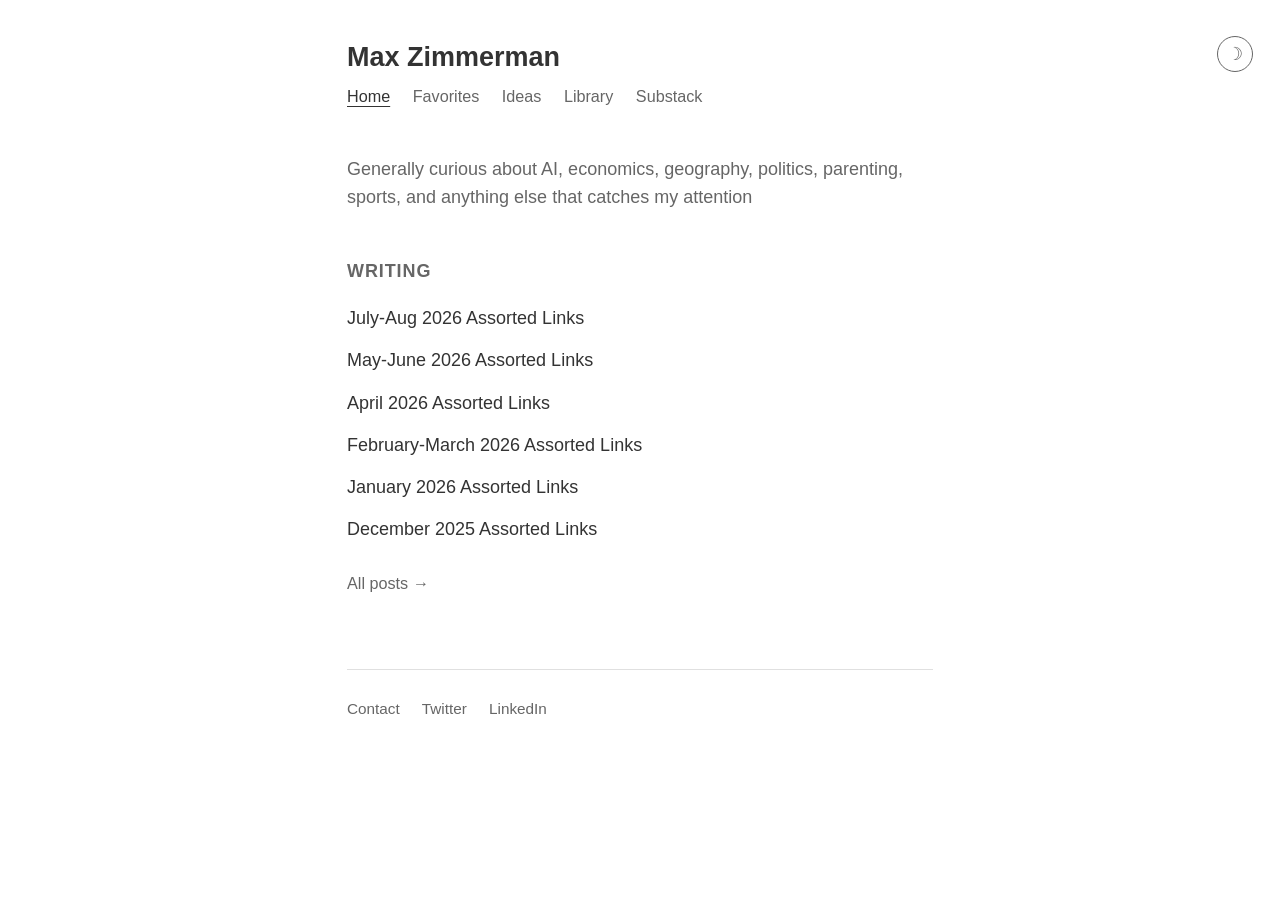
<file: index.html>
<!DOCTYPE html>
<html lang="en">
<head>
  <meta charset="UTF-8">
  <meta name="viewport" content="width=device-width, initial-scale=1.0">
  <title>Max Zimmerman</title>
  <link rel="stylesheet" href="style.css?v=20260915">
</head>
<body>
  <button class="theme-toggle" onclick="toggleTheme()" aria-label="Toggle theme">☀</button>
  <header>
    <h1>Max Zimmerman</h1>
    <nav class="site-nav" aria-label="Main navigation">
      <a href="/" aria-current="page">Home</a>
      <a href="/favorites.html">Favorites</a>
      <a href="/ideas.html">Ideas</a>
      <a href="/library/">Library</a>
      <a href="https://incognitamaxima.substack.com/">Substack</a>
    </nav>
  </header>

  <main>
    <p class="intro">
      Generally curious about AI, economics, geography, politics, parenting, sports, and anything else that catches my attention
    </p>

    <h2>Writing</h2>
    <ul class="writing-list">
      <li>
        <a href="https://incognitamaxima.substack.com/p/july-aug-2026-assorted-links">July-Aug 2026 Assorted Links</a>
      </li>
      <li>
        <a href="https://incognitamaxima.substack.com/p/may-june-2026-assorted-links">May-June 2026 Assorted Links</a>
      </li>
      <li>
        <a href="https://incognitamaxima.substack.com/p/april-2026-assorted-links">April 2026 Assorted Links</a>
      </li>
      <li>
        <a href="https://incognitamaxima.substack.com/p/february-march-2026-assorted-links">February-March 2026 Assorted Links</a>
      </li>
      <li>
        <a href="https://incognitamaxima.substack.com/p/january-2026-assorted-links">January 2026 Assorted Links</a>
      </li>
      <li>
        <a href="https://incognitamaxima.substack.com/p/december-2025-assorted-links">December 2025 Assorted Links</a>
      </li>
    </ul>
    <p class="archive-link">
      <a href="https://incognitamaxima.substack.com/archive">All posts →</a>
    </p>
  </main>

  <footer>
    <a href="mailto:maxfield.l.zimmerman@gmail.com">Contact</a>
    <a href="https://twitter.com/maxzimmermn">Twitter</a>
    <a href="https://www.linkedin.com/in/max-zimmerman-25587a46/">LinkedIn</a>
  </footer>
  <script>
    function toggleTheme() {
      const root = document.documentElement;
      const btn = document.querySelector('.theme-toggle');
      const current = root.getAttribute('data-theme');
      const prefersDark = window.matchMedia('(prefers-color-scheme: dark)').matches;

      if (current === 'dark' || (!current && prefersDark)) {
        root.setAttribute('data-theme', 'light');
        localStorage.setItem('theme', 'light');
        btn.textContent = '☽';
      } else {
        root.setAttribute('data-theme', 'dark');
        localStorage.setItem('theme', 'dark');
        btn.textContent = '☀';
      }
    }

    // Load saved theme and set icon
    const saved = localStorage.getItem('theme');
    const prefersDark = window.matchMedia('(prefers-color-scheme: dark)').matches;
    const btn = document.querySelector('.theme-toggle');
    if (saved) {
      document.documentElement.setAttribute('data-theme', saved);
      btn.textContent = saved === 'dark' ? '☀' : '☽';
    } else {
      btn.textContent = prefersDark ? '☀' : '☽';
    }
  </script>
</body>
</html>
</file>
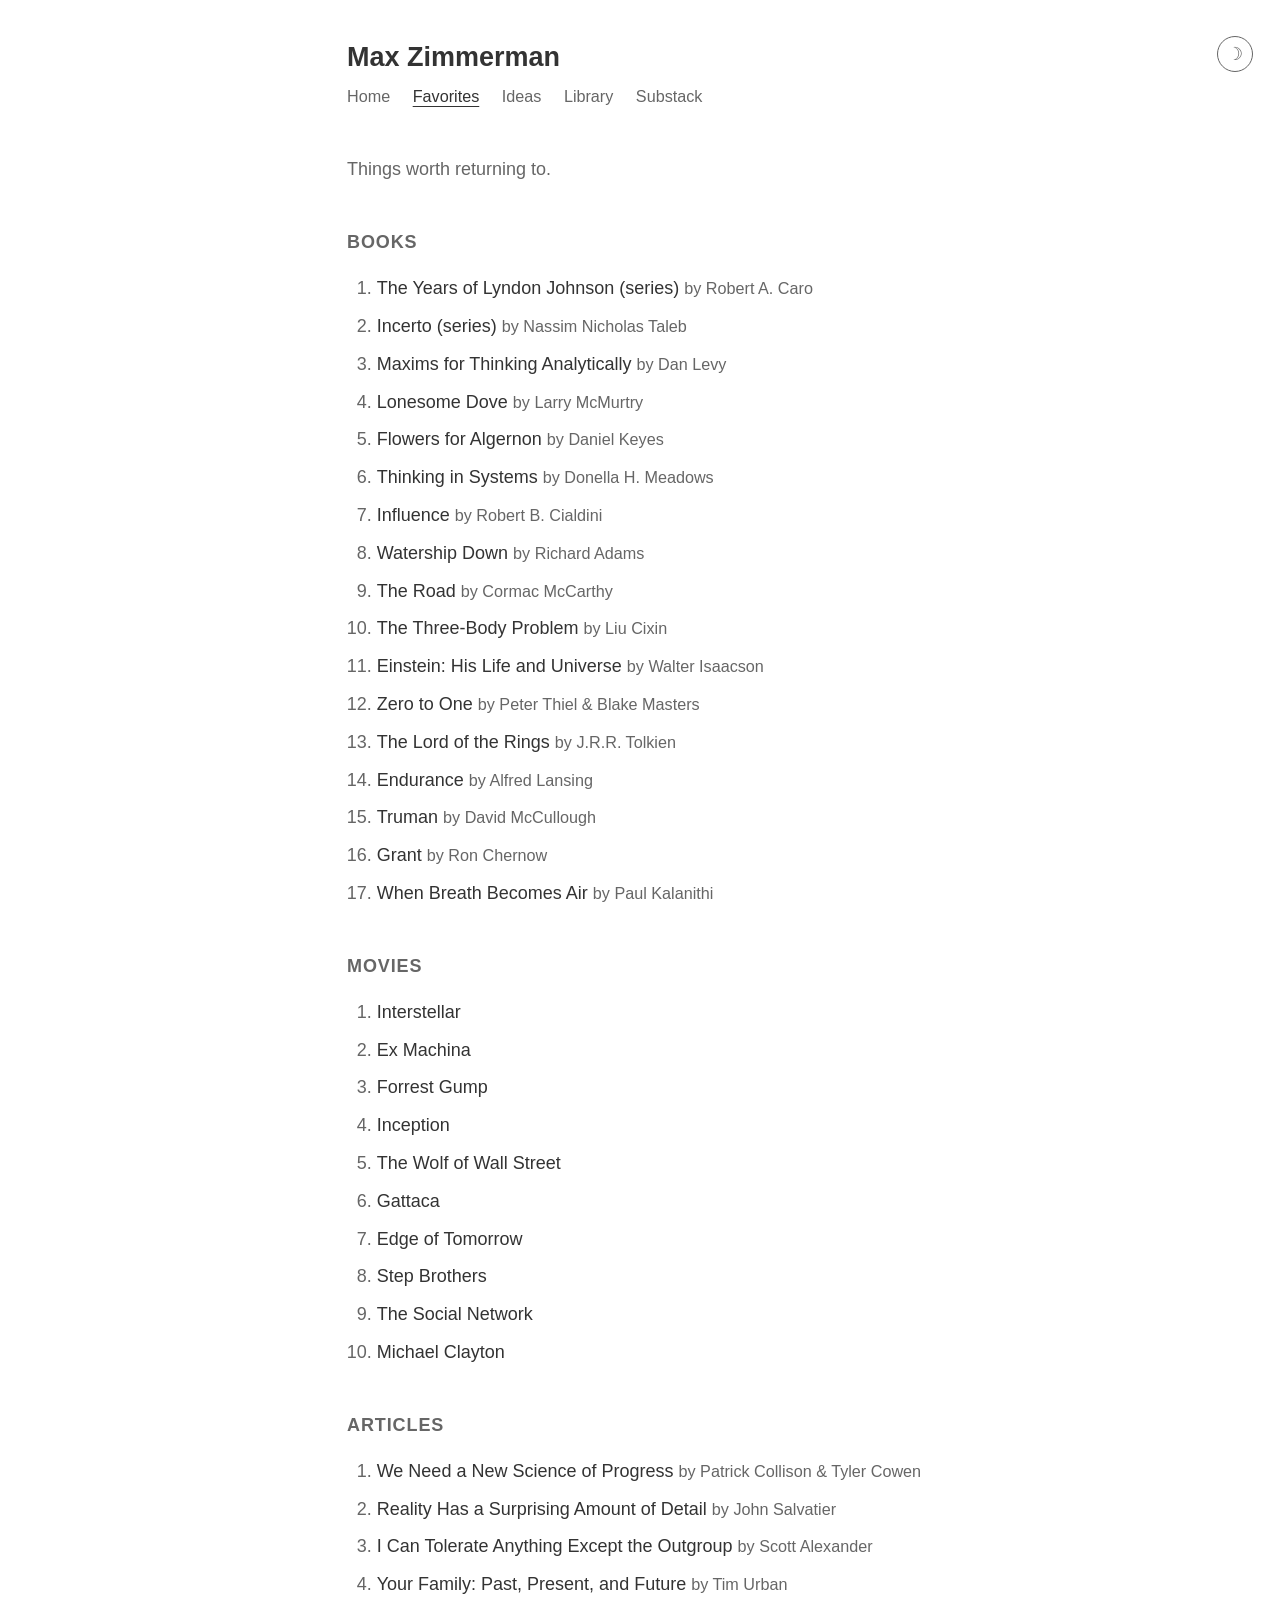
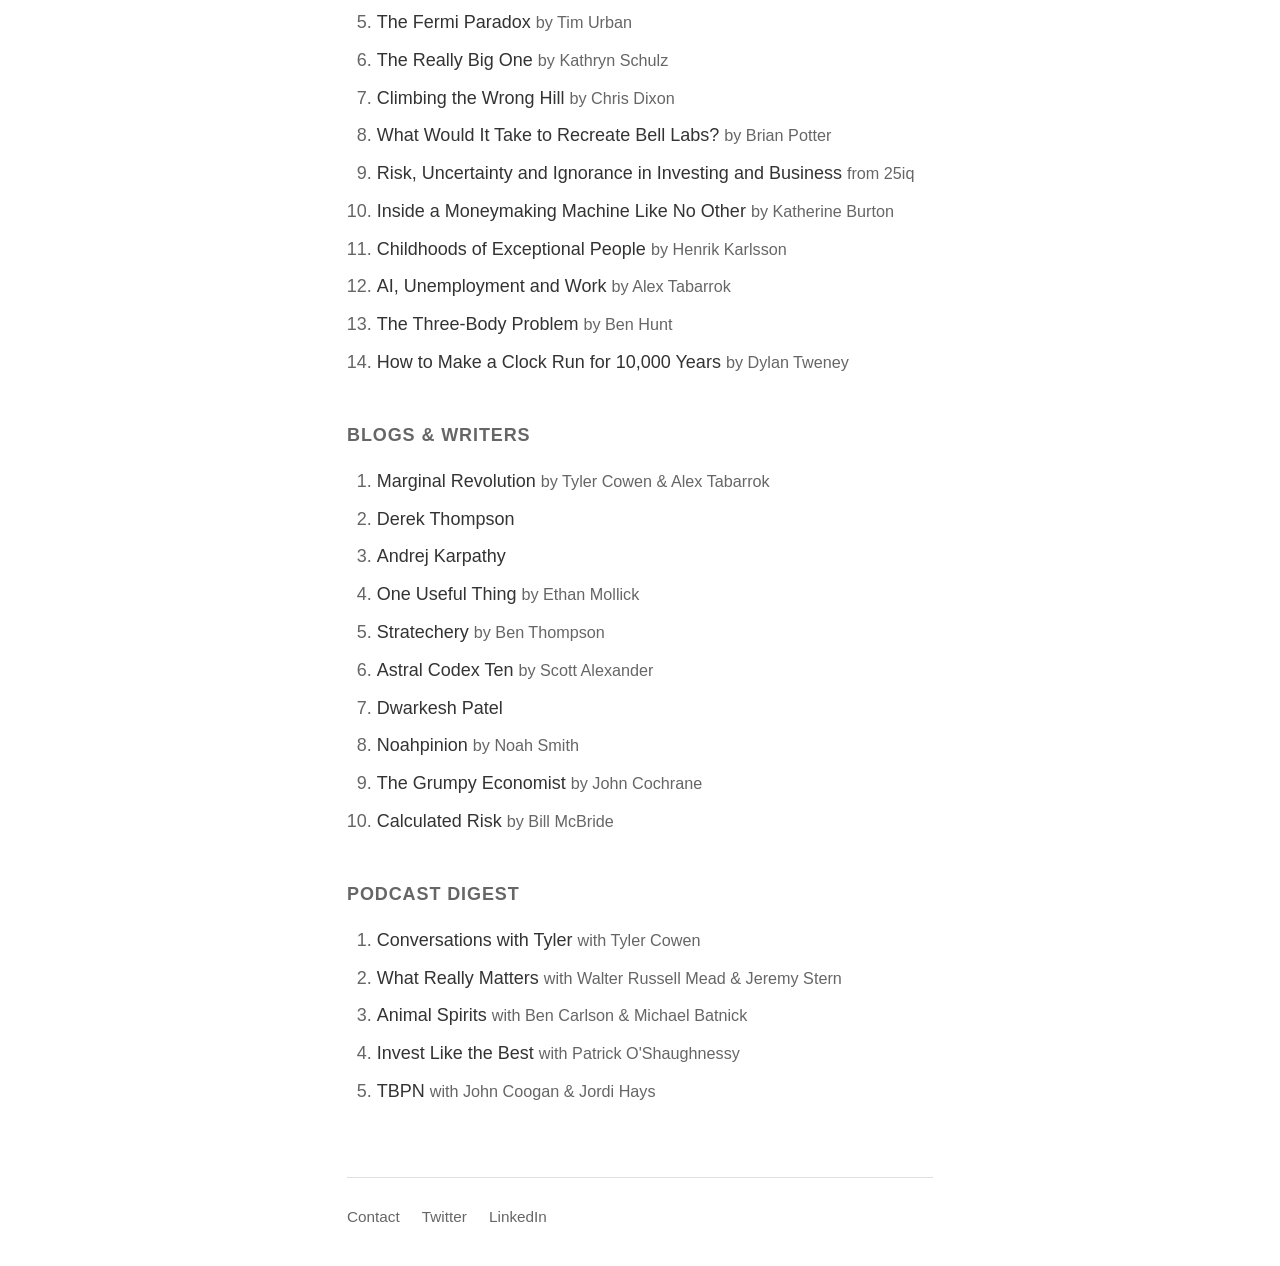
<file: favorites.html>
<!DOCTYPE html>
<html lang="en">
<head>
  <meta charset="UTF-8">
  <meta name="viewport" content="width=device-width, initial-scale=1.0">
  <title>Favorites — Max Zimmerman</title>
  <link rel="stylesheet" href="style.css?v=20260915">
</head>
<body>
  <button class="theme-toggle" onclick="toggleTheme()" aria-label="Toggle theme">☀</button>
  <header>
    <h1>Max Zimmerman</h1>
    <nav class="site-nav" aria-label="Main navigation">
      <a href="/">Home</a>
      <a href="/favorites.html" aria-current="page">Favorites</a>
      <a href="/ideas.html">Ideas</a>
      <a href="/library/">Library</a>
      <a href="https://incognitamaxima.substack.com/">Substack</a>
    </nav>
  </header>

  <main>
    <p class="intro">
      Things worth returning to.
    </p>

    <h2>Books</h2>
    <ol class="favorites-list">
      <li><a href="https://www.goodreads.com/book/show/17675780">The Years of Lyndon Johnson (series)</a> <span class="favorite-credit">by Robert A. Caro</span></li>
      <li><a href="https://www.penguinrandomhouse.com/series/INO/incerto/">Incerto (series)</a> <span class="favorite-credit">by Nassim Nicholas Taleb</span></li>
      <li><a href="https://www.goodreads.com/book/show/58489701">Maxims for Thinking Analytically</a> <span class="favorite-credit">by Dan Levy</span></li>
      <li><a href="https://www.goodreads.com/book/show/20494944">Lonesome Dove</a> <span class="favorite-credit">by Larry McMurtry</span></li>
      <li><a href="https://www.goodreads.com/book/show/36512332">Flowers for Algernon</a> <span class="favorite-credit">by Daniel Keyes</span></li>
      <li><a href="https://www.goodreads.com/book/show/18891716">Thinking in Systems</a> <span class="favorite-credit">by Donella H. Meadows</span></li>
      <li><a href="https://www.goodreads.com/book/show/6571744">Influence</a> <span class="favorite-credit">by Robert B. Cialdini</span></li>
      <li><a href="https://www.goodreads.com/book/show/76620">Watership Down</a> <span class="favorite-credit">by Richard Adams</span></li>
      <li><a href="https://www.goodreads.com/book/show/6288">The Road</a> <span class="favorite-credit">by Cormac McCarthy</span></li>
      <li><a href="https://www.goodreads.com/book/show/20518872">The Three-Body Problem</a> <span class="favorite-credit">by Liu Cixin</span></li>
      <li><a href="https://www.goodreads.com/book/show/10884">Einstein: His Life and Universe</a> <span class="favorite-credit">by Walter Isaacson</span></li>
      <li><a href="https://www.goodreads.com/book/show/22047640">Zero to One</a> <span class="favorite-credit">by Peter Thiel &amp; Blake Masters</span></li>
      <li><a href="https://www.goodreads.com/book/show/59522680">The Lord of the Rings</a> <span class="favorite-credit">by J.R.R. Tolkien</span></li>
      <li><a href="https://www.goodreads.com/book/show/22130605">Endurance</a> <span class="favorite-credit">by Alfred Lansing</span></li>
      <li><a href="https://www.goodreads.com/book/show/5647213">Truman</a> <span class="favorite-credit">by David McCullough</span></li>
      <li><a href="https://www.goodreads.com/book/show/34237826">Grant</a> <span class="favorite-credit">by Ron Chernow</span></li>
      <li><a href="https://www.goodreads.com/book/show/25899336">When Breath Becomes Air</a> <span class="favorite-credit">by Paul Kalanithi</span></li>
    </ol>

    <h2>Movies</h2>
    <ol class="favorites-list">
      <li>Interstellar</li>
      <li>Ex Machina</li>
      <li>Forrest Gump</li>
      <li>Inception</li>
      <li>The Wolf of Wall Street</li>
      <li>Gattaca</li>
      <li>Edge of Tomorrow</li>
      <li>Step Brothers</li>
      <li>The Social Network</li>
      <li>Michael Clayton</li>
    </ol>

    <h2>Articles</h2>
    <ol class="favorites-list">
      <li><a href="https://www.theatlantic.com/science/archive/2019/07/we-need-new-science-progress/594946/">We Need a New Science of Progress</a> <span class="favorite-credit">by Patrick Collison &amp; Tyler Cowen</span></li>
      <li><a href="https://johnsalvatier.org/blog/2017/reality-has-a-surprising-amount-of-detail">Reality Has a Surprising Amount of Detail</a> <span class="favorite-credit">by John Salvatier</span></li>
      <li><a href="https://slatestarcodex.com/2014/09/30/i-can-tolerate-anything-except-the-outgroup/">I Can Tolerate Anything Except the Outgroup</a> <span class="favorite-credit">by Scott Alexander</span></li>
      <li><a href="https://waitbutwhy.com/2014/01/your-family-past-present-and-future.html">Your Family: Past, Present, and Future</a> <span class="favorite-credit">by Tim Urban</span></li>
      <li><a href="https://waitbutwhy.com/2014/05/fermi-paradox.html">The Fermi Paradox</a> <span class="favorite-credit">by Tim Urban</span></li>
      <li><a href="https://www.newyorker.com/magazine/2015/07/20/the-really-big-one">The Really Big One</a> <span class="favorite-credit">by Kathryn Schulz</span></li>
      <li><a href="https://cdixon.org/2009/09/19/climbing-the-wrong-hill/">Climbing the Wrong Hill</a> <span class="favorite-credit">by Chris Dixon</span></li>
      <li><a href="https://www.construction-physics.com/p/what-would-it-take-to-recreate-bell">What Would It Take to Recreate Bell Labs?</a> <span class="favorite-credit">by Brian Potter</span></li>
      <li><a href="https://25iq.com/2018/09/08/risk-uncertainty-and-ignorance-in-investing-and-business-lessons-from-richard-zeckhauser/">Risk, Uncertainty and Ignorance in Investing and Business</a> <span class="favorite-credit">from 25iq</span></li>
      <li><a href="https://www.bloomberg.com/news/articles/2016-11-21/how-renaissance-s-medallion-fund-became-finance-s-blackest-box">Inside a Moneymaking Machine Like No Other</a> <span class="favorite-credit">by Katherine Burton</span></li>
      <li><a href="https://www.henrikkarlsson.xyz/p/childhoods">Childhoods of Exceptional People</a> <span class="favorite-credit">by Henrik Karlsson</span></li>
      <li><a href="https://marginalrevolution.com/marginalrevolution/2026/04/ai-unemployment-and-work.html">AI, Unemployment and Work</a> <span class="favorite-credit">by Alex Tabarrok</span></li>
      <li><a href="https://www.epsilontheory.com/three-body-problem/">The Three-Body Problem</a> <span class="favorite-credit">by Ben Hunt</span></li>
      <li><a href="https://dylan.tweney.com/clock-10000-years/">How to Make a Clock Run for 10,000 Years</a> <span class="favorite-credit">by Dylan Tweney</span></li>
    </ol>

    <h2>Blogs &amp; Writers</h2>
    <ol class="favorites-list">
      <li><a href="https://marginalrevolution.com/">Marginal Revolution</a> <span class="favorite-credit">by Tyler Cowen &amp; Alex Tabarrok</span></li>
      <li><a href="https://www.derekthompson.org/">Derek Thompson</a></li>
      <li><a href="https://karpathy.ai/">Andrej Karpathy</a></li>
      <li><a href="https://www.oneusefulthing.org/">One Useful Thing</a> <span class="favorite-credit">by Ethan Mollick</span></li>
      <li><a href="https://stratechery.com/">Stratechery</a> <span class="favorite-credit">by Ben Thompson</span></li>
      <li><a href="https://www.astralcodexten.com/">Astral Codex Ten</a> <span class="favorite-credit">by Scott Alexander</span></li>
      <li><a href="https://www.dwarkesh.com/">Dwarkesh Patel</a></li>
      <li><a href="https://www.noahpinion.blog/">Noahpinion</a> <span class="favorite-credit">by Noah Smith</span></li>
      <li><a href="https://www.grumpy-economist.com/">The Grumpy Economist</a> <span class="favorite-credit">by John Cochrane</span></li>
      <li><a href="https://www.calculatedriskblog.com/">Calculated Risk</a> <span class="favorite-credit">by Bill McBride</span></li>
    </ol>

    <h2>Podcast Digest</h2>
    <ol class="favorites-list">
      <li><a href="https://conversationswithtyler.com/">Conversations with Tyler</a> <span class="favorite-credit">with Tyler Cowen</span></li>
      <li><a href="https://www.tabletmag.com/podcasts/what-really-matters">What Really Matters</a> <span class="favorite-credit">with Walter Russell Mead &amp; Jeremy Stern</span></li>
      <li><a href="https://podcasts.thecompoundnews.com/show/animalspirits/">Animal Spirits</a> <span class="favorite-credit">with Ben Carlson &amp; Michael Batnick</span></li>
      <li><a href="https://colossus.com/series/invest-like-the-best/">Invest Like the Best</a> <span class="favorite-credit">with Patrick O'Shaughnessy</span></li>
      <li><a href="https://www.tbpn.com/">TBPN</a> <span class="favorite-credit">with John Coogan &amp; Jordi Hays</span></li>
    </ol>

  </main>

  <footer>
    <a href="mailto:maxfield.l.zimmerman@gmail.com">Contact</a>
    <a href="https://twitter.com/maxzimmermn">Twitter</a>
    <a href="https://www.linkedin.com/in/max-zimmerman-25587a46/">LinkedIn</a>
  </footer>
  <script>
    function toggleTheme() {
      const root = document.documentElement;
      const btn = document.querySelector('.theme-toggle');
      const current = root.getAttribute('data-theme');
      const prefersDark = window.matchMedia('(prefers-color-scheme: dark)').matches;

      if (current === 'dark' || (!current && prefersDark)) {
        root.setAttribute('data-theme', 'light');
        localStorage.setItem('theme', 'light');
        btn.textContent = '☽';
      } else {
        root.setAttribute('data-theme', 'dark');
        localStorage.setItem('theme', 'dark');
        btn.textContent = '☀';
      }
    }

    // Load saved theme and set icon
    const saved = localStorage.getItem('theme');
    const prefersDark = window.matchMedia('(prefers-color-scheme: dark)').matches;
    const btn = document.querySelector('.theme-toggle');
    if (saved) {
      document.documentElement.setAttribute('data-theme', saved);
      btn.textContent = saved === 'dark' ? '☀' : '☽';
    } else {
      btn.textContent = prefersDark ? '☀' : '☽';
    }
  </script>
</body>
</html>
</file>
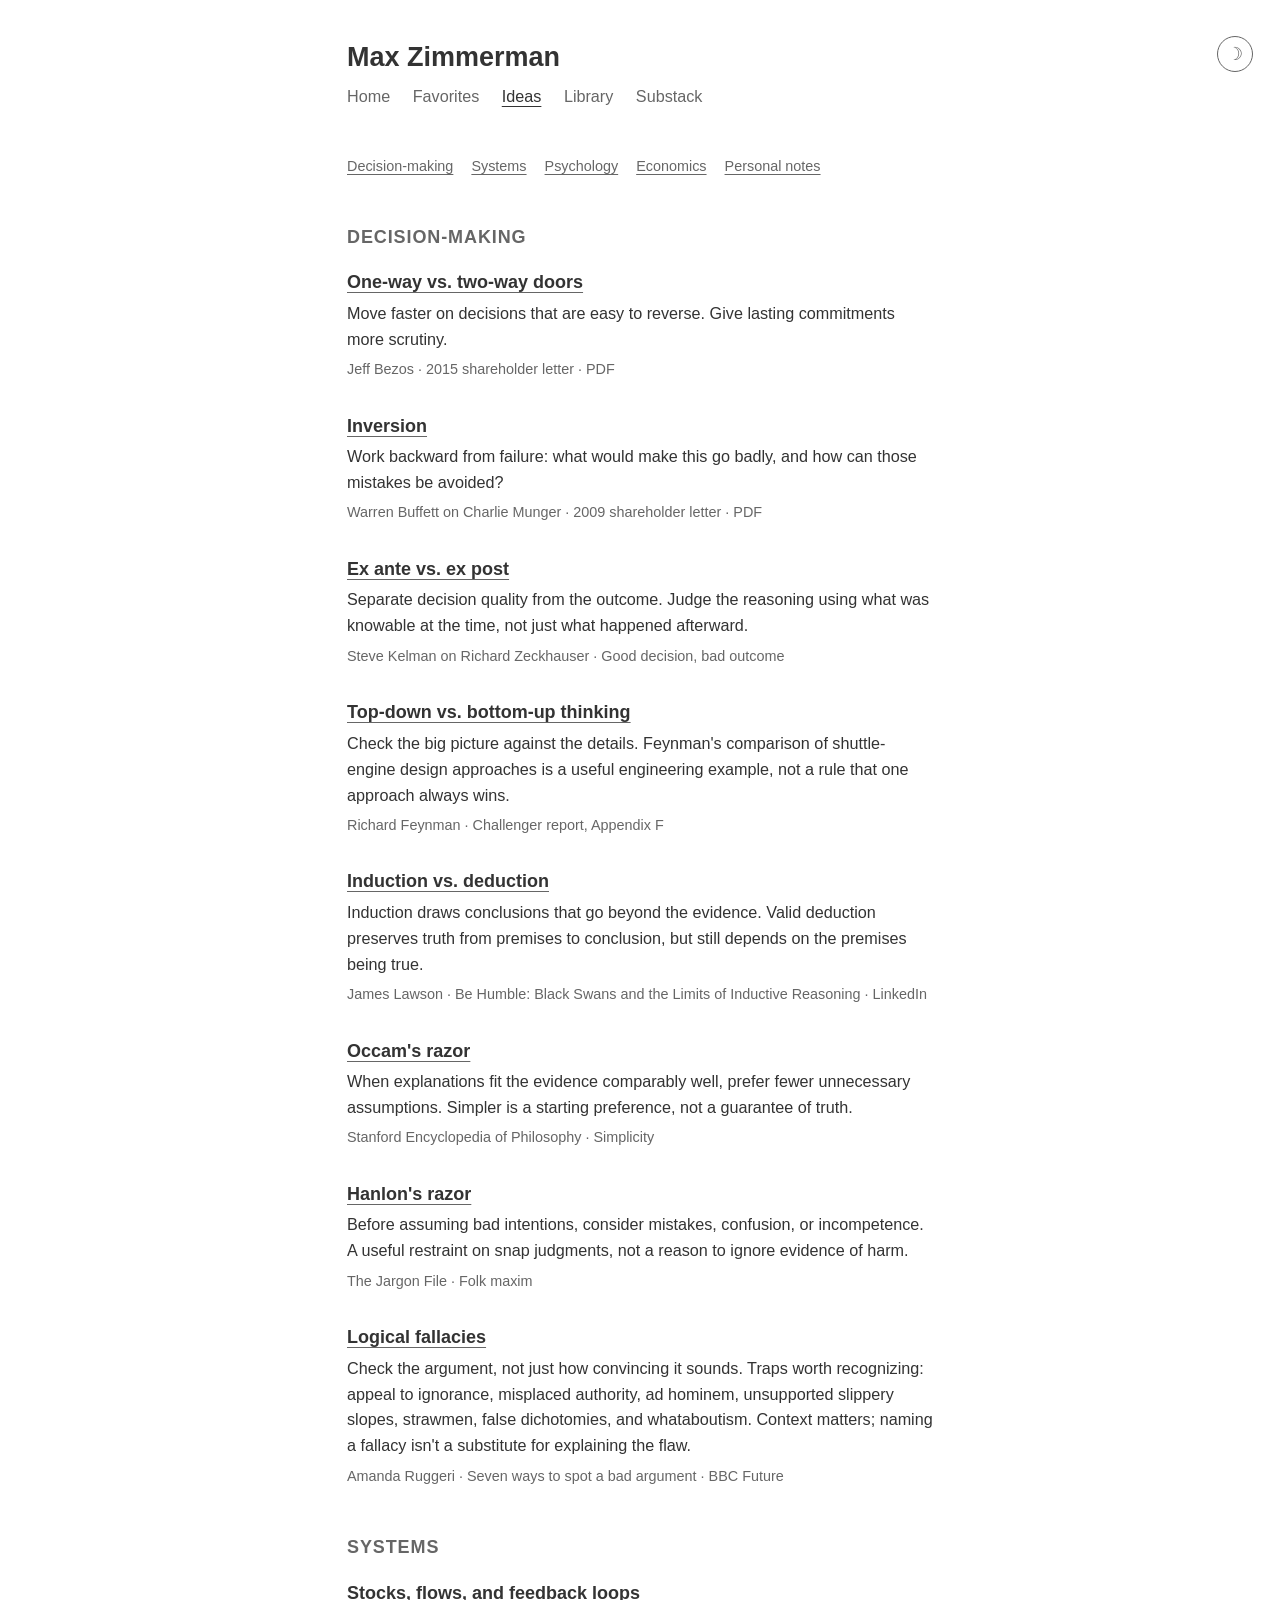
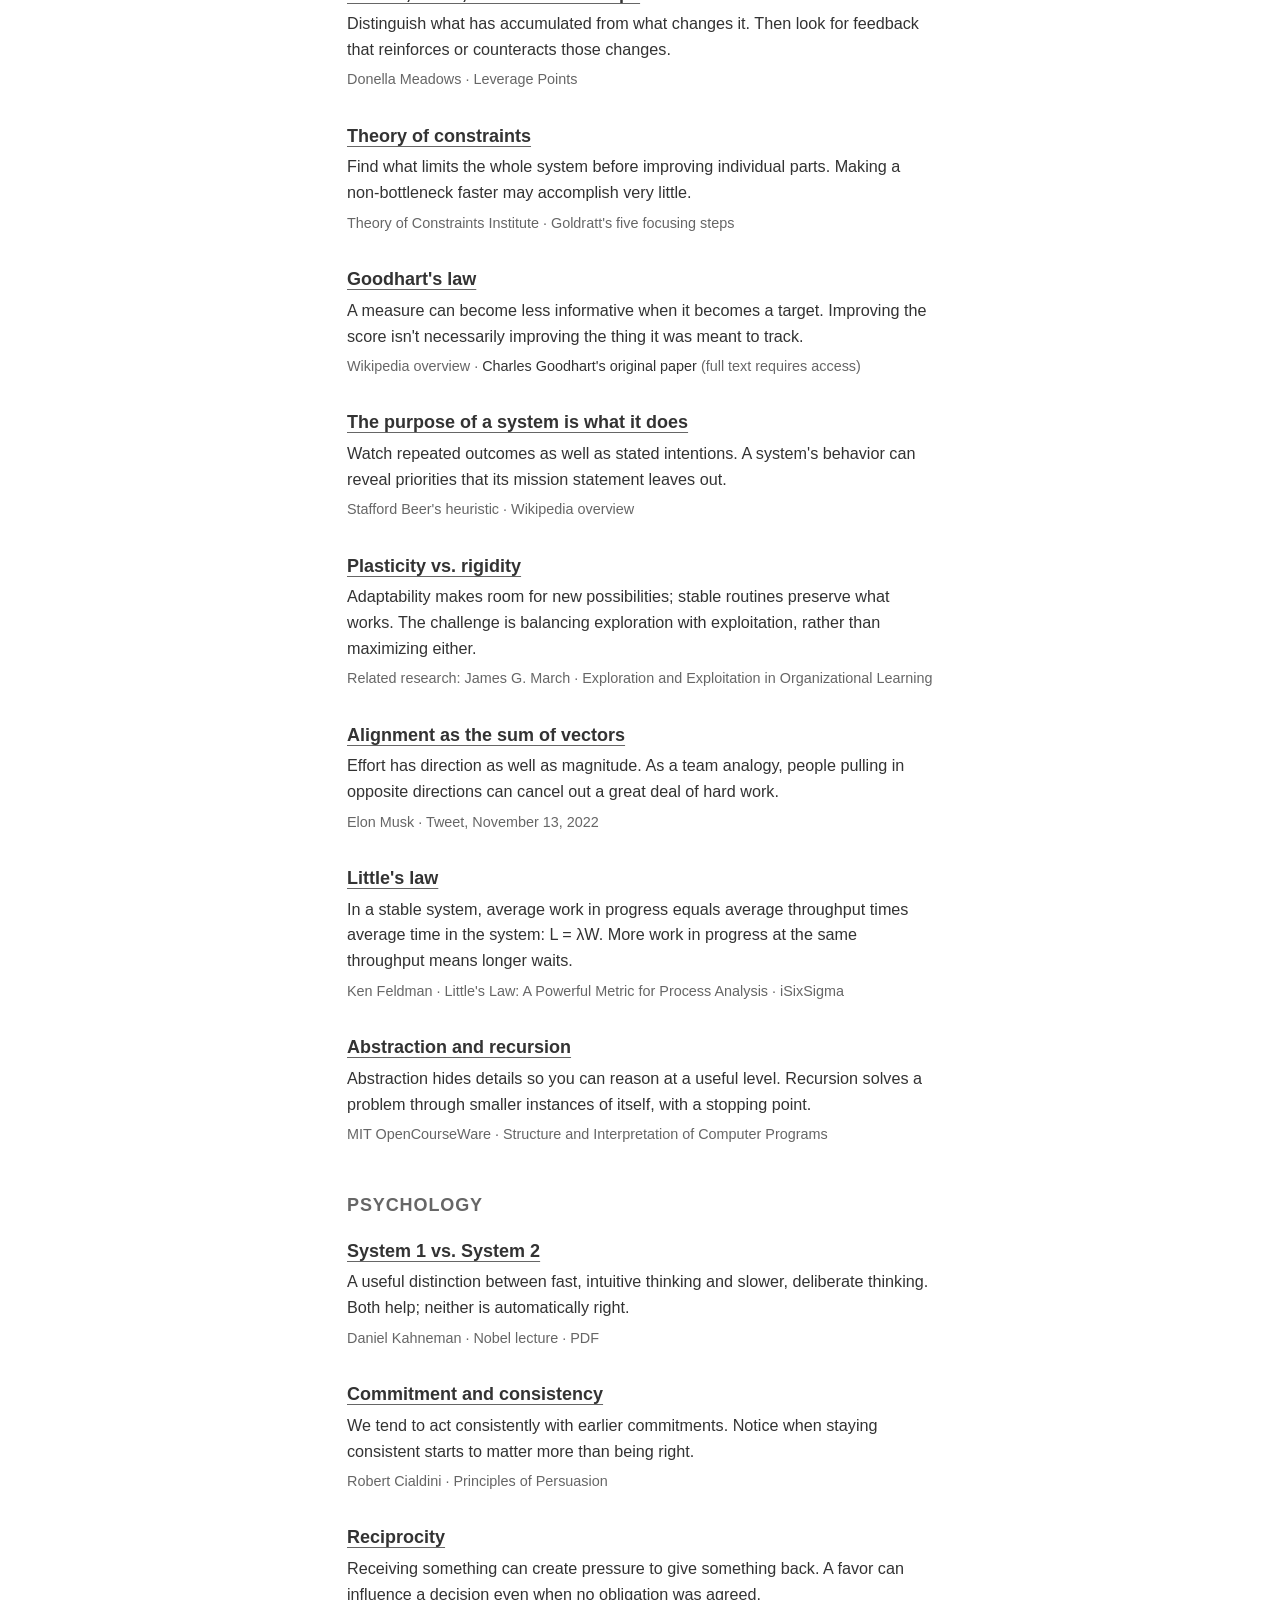
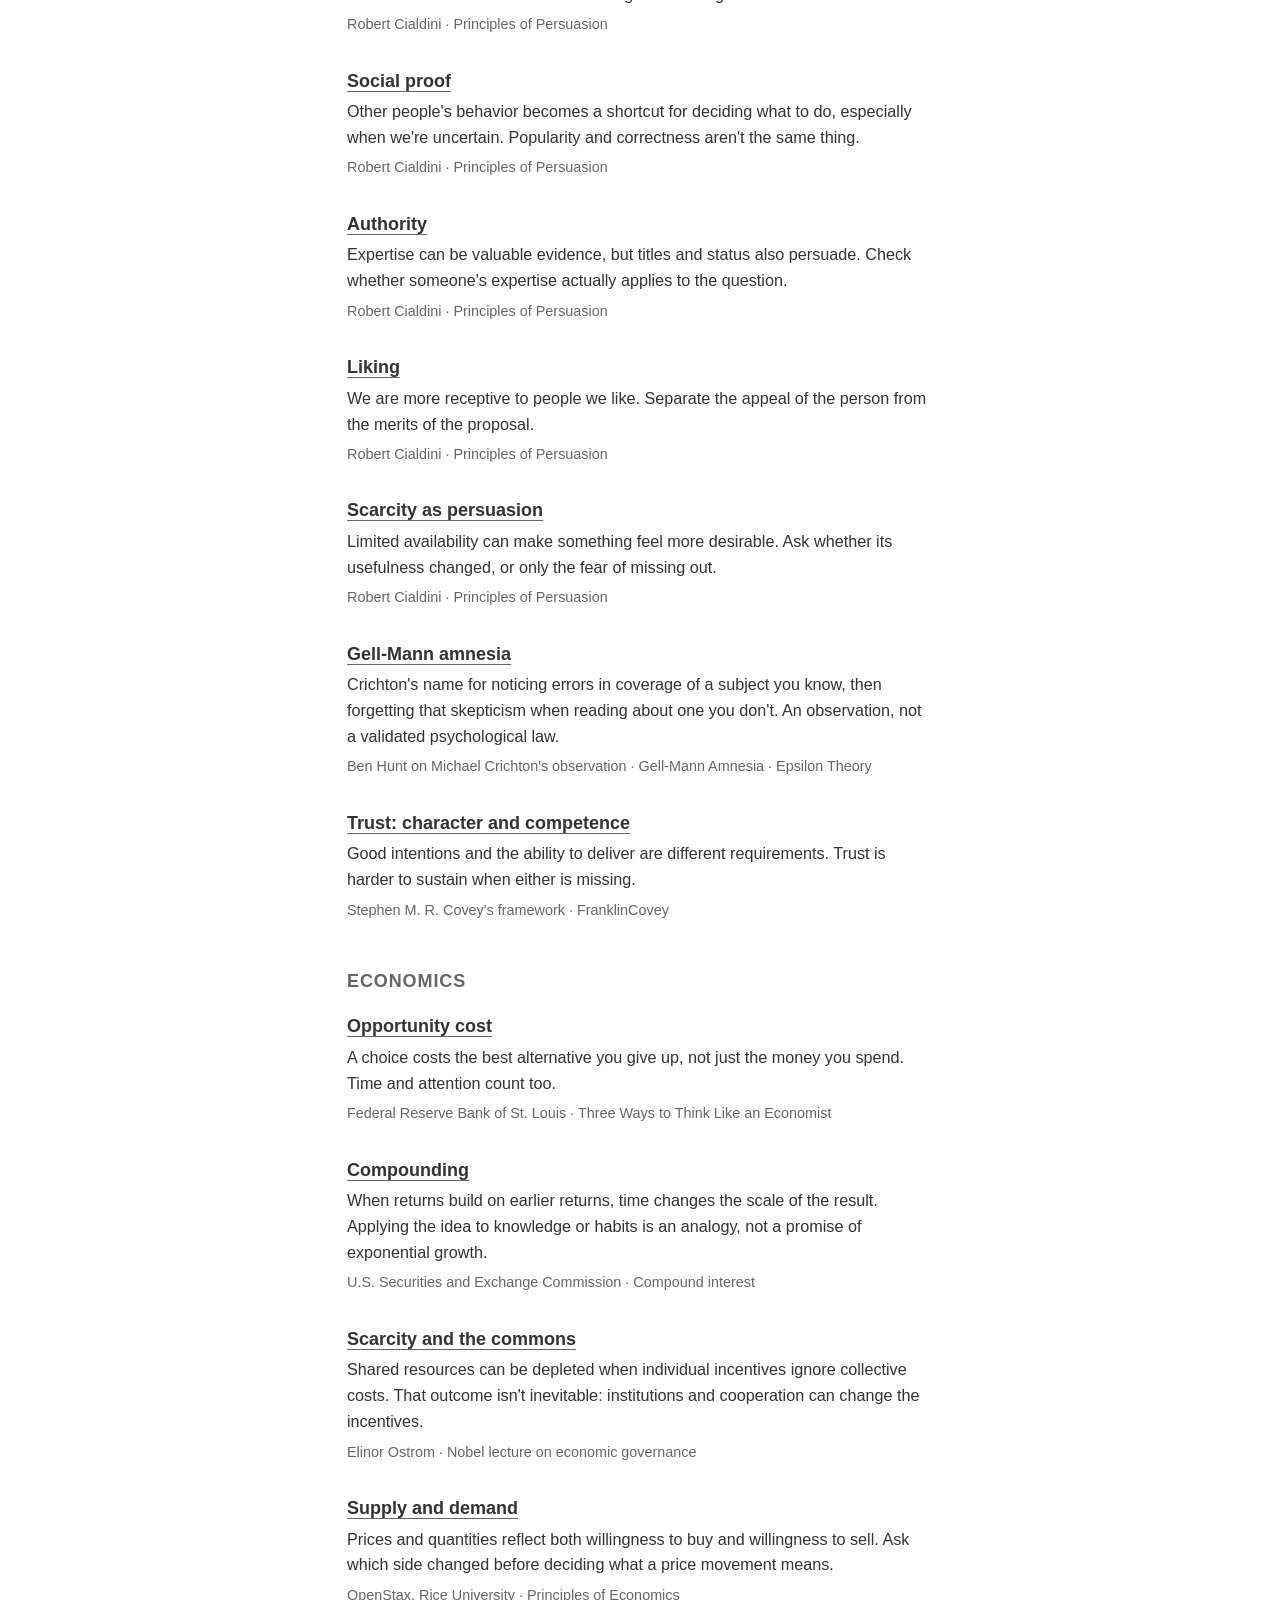
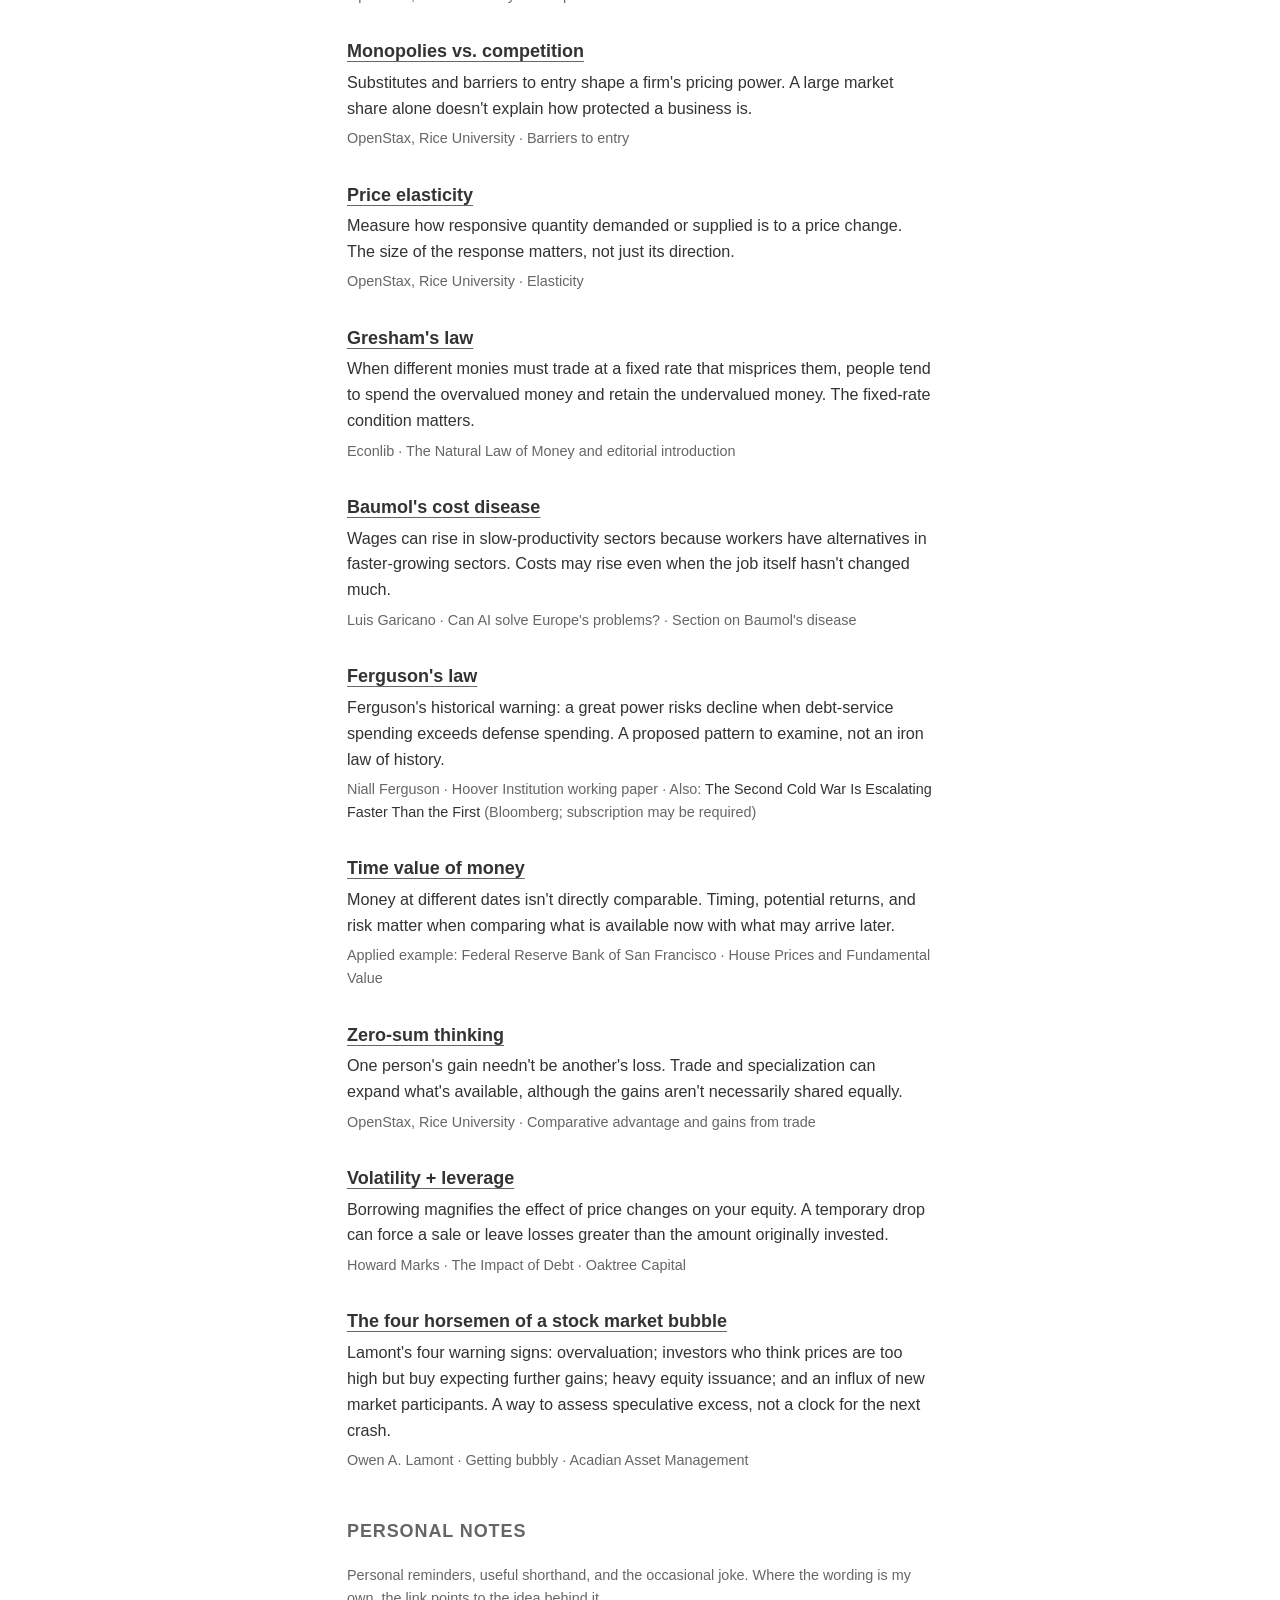
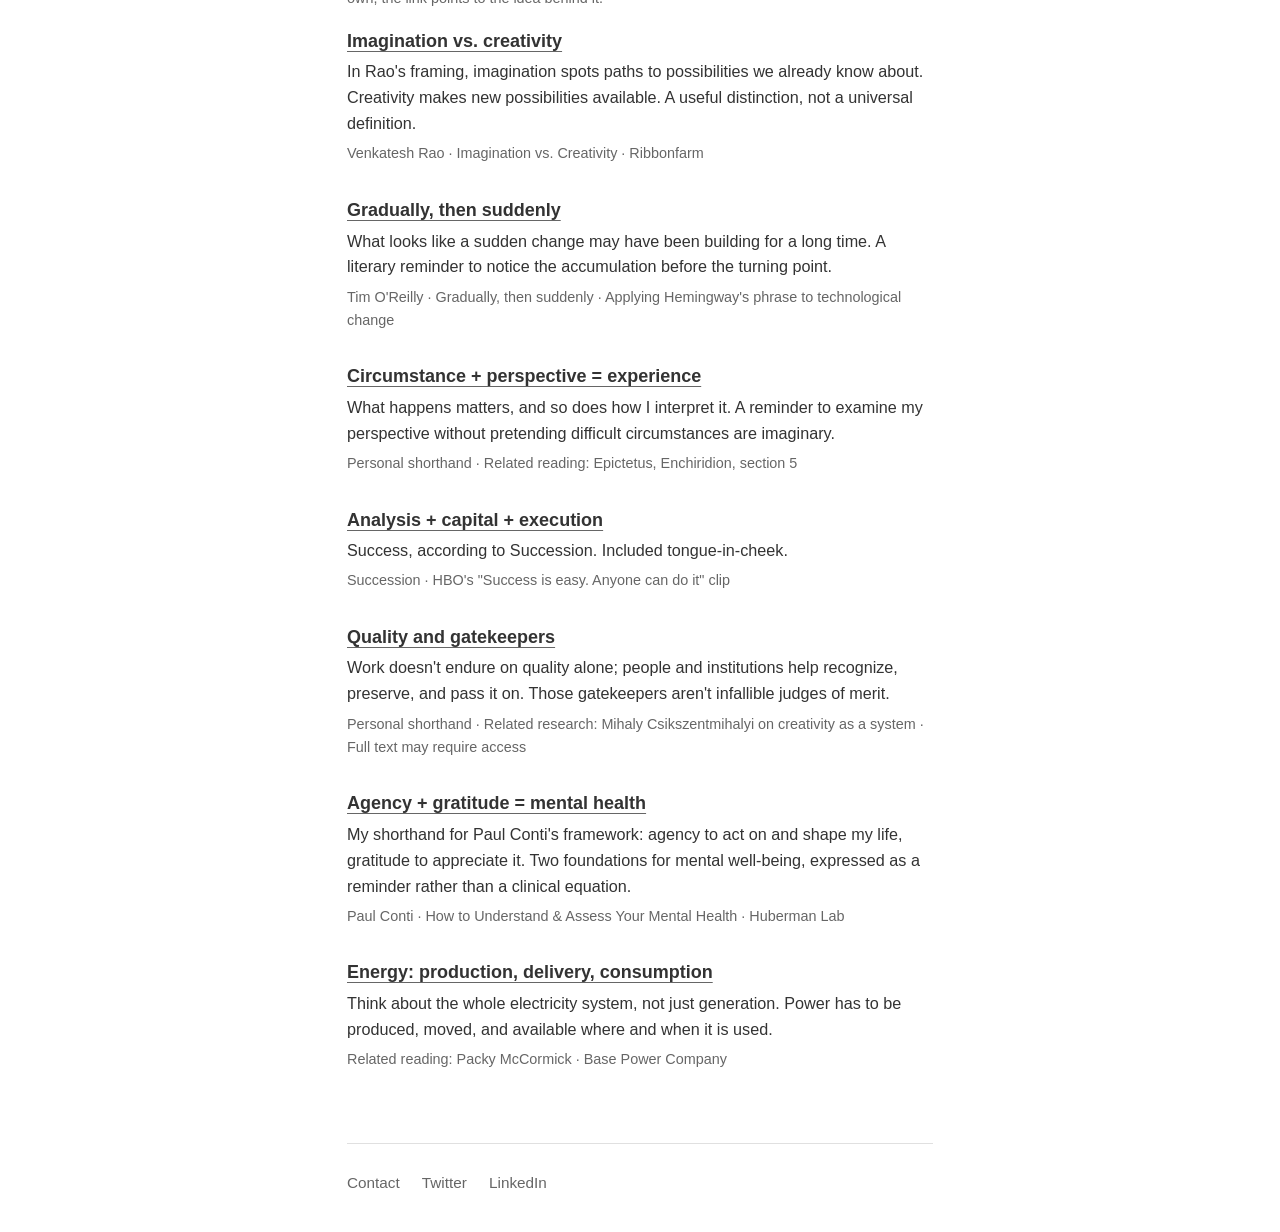
<file: ideas.html>
<!DOCTYPE html>
<html lang="en">
<head>
  <meta charset="UTF-8">
  <meta name="viewport" content="width=device-width, initial-scale=1.0">
  <meta name="description" content="Ideas I've picked up and want to keep handy, with notes and links to their sources.">
  <title>Ideas - Max Zimmerman</title>
  <link rel="stylesheet" href="style.css?v=20260915">
</head>
<body>
  <button class="theme-toggle" onclick="toggleTheme()" aria-label="Toggle theme">&#9728;</button>
  <header>
    <h1>Max Zimmerman</h1>
    <nav class="site-nav" aria-label="Main navigation">
      <a href="/">Home</a>
      <a href="/favorites.html">Favorites</a>
      <a href="/ideas.html" aria-current="page">Ideas</a>
      <a href="/library/">Library</a>
      <a href="https://incognitamaxima.substack.com/">Substack</a>
    </nav>
  </header>

  <main>
    <nav class="ideas-jump" aria-label="Idea sections">
      <a href="#decisions">Decision-making</a>
      <a href="#systems">Systems</a>
      <a href="#psychology">Psychology</a>
      <a href="#economics">Economics</a>
      <a href="#personal">Personal notes</a>
    </nav>

    <section class="ideas-section" id="decisions" aria-labelledby="decisions-heading">
      <h2 id="decisions-heading">Decision-making</h2>
      <ul class="ideas-list">
        <li>
          <h3><a href="https://ir.aboutamazon.com/files/doc_financials/annual/2015-Letter-to-Shareholders.PDF#page=5">One-way vs. two-way doors</a></h3>
          <p>Move faster on decisions that are easy to reverse. Give lasting commitments more scrutiny.</p>
          <p class="idea-source">Jeff Bezos &middot; 2015 shareholder letter &middot; PDF</p>
        </li>
        <li>
          <h3><a href="https://berkshirehathaway.com/letters/2009ltr.pdf#page=3">Inversion</a></h3>
          <p>Work backward from failure: what would make this go badly, and how can those mistakes be avoided?</p>
          <p class="idea-source">Warren Buffett on Charlie Munger &middot; 2009 shareholder letter &middot; PDF</p>
        </li>
        <li>
          <h3><a href="https://www.nextgov.com/ideas/2022/05/good-decision-bad-outcome/366971/">Ex ante vs. ex post</a></h3>
          <p>Separate decision quality from the outcome. Judge the reasoning using what was knowable at the time, not just what happened afterward.</p>
          <p class="idea-source">Steve Kelman on Richard Zeckhauser &middot; Good decision, bad outcome</p>
        </li>
        <li>
          <h3><a href="https://www.nasa.gov/history/rogersrep/v2appf.htm">Top-down vs. bottom-up thinking</a></h3>
          <p>Check the big picture against the details. Feynman's comparison of shuttle-engine design approaches is a useful engineering example, not a rule that one approach always wins.</p>
          <p class="idea-source">Richard Feynman &middot; Challenger report, Appendix F</p>
        </li>
        <li>
          <h3><a href="https://www.linkedin.com/pulse/humble-black-swans-limits-inductive-reasoning-james-lawson/">Induction vs. deduction</a></h3>
          <p>Induction draws conclusions that go beyond the evidence. Valid deduction preserves truth from premises to conclusion, but still depends on the premises being true.</p>
          <p class="idea-source">James Lawson &middot; Be Humble: Black Swans and the Limits of Inductive Reasoning &middot; LinkedIn</p>
        </li>
        <li>
          <h3><a href="https://plato.stanford.edu/entries/simplicity/">Occam's razor</a></h3>
          <p>When explanations fit the evidence comparably well, prefer fewer unnecessary assumptions. Simpler is a starting preference, not a guarantee of truth.</p>
          <p class="idea-source">Stanford Encyclopedia of Philosophy &middot; Simplicity</p>
        </li>
        <li>
          <h3><a href="https://www.catb.org/jargon/html/H/Hanlons-Razor.html">Hanlon's razor</a></h3>
          <p>Before assuming bad intentions, consider mistakes, confusion, or incompetence. A useful restraint on snap judgments, not a reason to ignore evidence of harm.</p>
          <p class="idea-source">The Jargon File &middot; Folk maxim</p>
        </li>
        <li>
          <h3><a href="https://www.bbc.com/future/article/20240709-seven-ways-to-spot-a-bad-argument">Logical fallacies</a></h3>
          <p>Check the argument, not just how convincing it sounds. Traps worth recognizing: appeal to ignorance, misplaced authority, ad hominem, unsupported slippery slopes, strawmen, false dichotomies, and whataboutism. Context matters; naming a fallacy isn't a substitute for explaining the flaw.</p>
          <p class="idea-source">Amanda Ruggeri &middot; Seven ways to spot a bad argument &middot; BBC Future</p>
        </li>
      </ul>
    </section>

    <section class="ideas-section" id="systems" aria-labelledby="systems-heading">
      <h2 id="systems-heading">Systems</h2>
      <ul class="ideas-list">
        <li>
          <h3><a href="https://donellameadows.org/archives/leverage-points-places-to-intervene-in-a-system/">Stocks, flows, and feedback loops</a></h3>
          <p>Distinguish what has accumulated from what changes it. Then look for feedback that reinforces or counteracts those changes.</p>
          <p class="idea-source">Donella Meadows &middot; Leverage Points</p>
        </li>
        <li>
          <h3><a href="https://www.tocinstitute.org/five-focusing-steps.html">Theory of constraints</a></h3>
          <p>Find what limits the whole system before improving individual parts. Making a non-bottleneck faster may accomplish very little.</p>
          <p class="idea-source">Theory of Constraints Institute &middot; Goldratt's five focusing steps</p>
        </li>
        <li>
          <h3><a href="https://en.wikipedia.org/wiki/Goodhart%27s_law">Goodhart's law</a></h3>
          <p>A measure can become less informative when it becomes a target. Improving the score isn't necessarily improving the thing it was meant to track.</p>
          <p class="idea-source">Wikipedia overview &middot; <a href="https://link.springer.com/chapter/10.1007/978-1-349-17295-5_4">Charles Goodhart's original paper</a> (full text requires access)</p>
        </li>
        <li>
          <h3><a href="https://en.wikipedia.org/wiki/The_purpose_of_a_system_is_what_it_does">The purpose of a system is what it does</a></h3>
          <p>Watch repeated outcomes as well as stated intentions. A system's behavior can reveal priorities that its mission statement leaves out.</p>
          <p class="idea-source">Stafford Beer's heuristic &middot; Wikipedia overview</p>
        </li>
        <li>
          <h3><a href="https://pubsonline.informs.org/doi/abs/10.1287/orsc.2.1.71">Plasticity vs. rigidity</a></h3>
          <p>Adaptability makes room for new possibilities; stable routines preserve what works. The challenge is balancing exploration with exploitation, rather than maximizing either.</p>
          <p class="idea-source">Related research: James G. March &middot; Exploration and Exploitation in Organizational Learning</p>
        </li>
        <li>
          <h3><a href="https://twitter.com/elonmusk/status/1591856396358025216">Alignment as the sum of vectors</a></h3>
          <p>Effort has direction as well as magnitude. As a team analogy, people pulling in opposite directions can cancel out a great deal of hard work.</p>
          <p class="idea-source">Elon Musk &middot; Tweet, November 13, 2022</p>
        </li>
        <li>
          <h3><a href="https://www.isixsigma.com/dictionary/littles-law/">Little's law</a></h3>
          <p>In a stable system, average work in progress equals average throughput times average time in the system: L = &lambda;W. More work in progress at the same throughput means longer waits.</p>
          <p class="idea-source">Ken Feldman &middot; Little's Law: A Powerful Metric for Process Analysis &middot; iSixSigma</p>
        </li>
        <li>
          <h3><a href="https://ocw.mit.edu/courses/6-001-structure-and-interpretation-of-computer-programs-spring-2005/pages/lecture-notes/">Abstraction and recursion</a></h3>
          <p>Abstraction hides details so you can reason at a useful level. Recursion solves a problem through smaller instances of itself, with a stopping point.</p>
          <p class="idea-source">MIT OpenCourseWare &middot; Structure and Interpretation of Computer Programs</p>
        </li>
      </ul>
    </section>

    <section class="ideas-section" id="psychology" aria-labelledby="psychology-heading">
      <h2 id="psychology-heading">Psychology</h2>
      <ul class="ideas-list">
        <li>
          <h3><a href="https://www.nobelprize.org/uploads/2018/06/kahnemann-lecture.pdf">System 1 vs. System 2</a></h3>
          <p>A useful distinction between fast, intuitive thinking and slower, deliberate thinking. Both help; neither is automatically right.</p>
          <p class="idea-source">Daniel Kahneman &middot; Nobel lecture &middot; PDF</p>
        </li>
        <li>
          <h3><a href="https://www.influenceatwork.com/7-principles-of-persuasion/">Commitment and consistency</a></h3>
          <p>We tend to act consistently with earlier commitments. Notice when staying consistent starts to matter more than being right.</p>
          <p class="idea-source">Robert Cialdini &middot; Principles of Persuasion</p>
        </li>
        <li>
          <h3><a href="https://www.influenceatwork.com/7-principles-of-persuasion/">Reciprocity</a></h3>
          <p>Receiving something can create pressure to give something back. A favor can influence a decision even when no obligation was agreed.</p>
          <p class="idea-source">Robert Cialdini &middot; Principles of Persuasion</p>
        </li>
        <li>
          <h3><a href="https://www.influenceatwork.com/7-principles-of-persuasion/">Social proof</a></h3>
          <p>Other people's behavior becomes a shortcut for deciding what to do, especially when we're uncertain. Popularity and correctness aren't the same thing.</p>
          <p class="idea-source">Robert Cialdini &middot; Principles of Persuasion</p>
        </li>
        <li>
          <h3><a href="https://www.influenceatwork.com/7-principles-of-persuasion/">Authority</a></h3>
          <p>Expertise can be valuable evidence, but titles and status also persuade. Check whether someone's expertise actually applies to the question.</p>
          <p class="idea-source">Robert Cialdini &middot; Principles of Persuasion</p>
        </li>
        <li>
          <h3><a href="https://www.influenceatwork.com/7-principles-of-persuasion/">Liking</a></h3>
          <p>We are more receptive to people we like. Separate the appeal of the person from the merits of the proposal.</p>
          <p class="idea-source">Robert Cialdini &middot; Principles of Persuasion</p>
        </li>
        <li>
          <h3><a href="https://www.influenceatwork.com/7-principles-of-persuasion/">Scarcity as persuasion</a></h3>
          <p>Limited availability can make something feel more desirable. Ask whether its usefulness changed, or only the fear of missing out.</p>
          <p class="idea-source">Robert Cialdini &middot; Principles of Persuasion</p>
        </li>
        <li>
          <h3><a href="https://www.epsilontheory.com/gell-mann-amnesia/">Gell-Mann amnesia</a></h3>
          <p>Crichton's name for noticing errors in coverage of a subject you know, then forgetting that skepticism when reading about one you don't. An observation, not a validated psychological law.</p>
          <p class="idea-source">Ben Hunt on Michael Crichton's observation &middot; Gell-Mann Amnesia &middot; Epsilon Theory</p>
        </li>
        <li>
          <h3><a href="https://www.franklincovey.com/blog/how-to-build-trust/">Trust: character and competence</a></h3>
          <p>Good intentions and the ability to deliver are different requirements. Trust is harder to sustain when either is missing.</p>
          <p class="idea-source">Stephen M. R. Covey's framework &middot; FranklinCovey</p>
        </li>
      </ul>
    </section>

    <section class="ideas-section" id="economics" aria-labelledby="economics-heading">
      <h2 id="economics-heading">Economics</h2>
      <ul class="ideas-list">
        <li>
          <h3><a href="https://www.stlouisfed.org/open-vault/2020/march/three-ways-think-like-an-economist">Opportunity cost</a></h3>
          <p>A choice costs the best alternative you give up, not just the money you spend. Time and attention count too.</p>
          <p class="idea-source">Federal Reserve Bank of St. Louis &middot; Three Ways to Think Like an Economist</p>
        </li>
        <li>
          <h3><a href="https://www.sec.gov/investor/students/tips.htm">Compounding</a></h3>
          <p>When returns build on earlier returns, time changes the scale of the result. Applying the idea to knowledge or habits is an analogy, not a promise of exponential growth.</p>
          <p class="idea-source">U.S. Securities and Exchange Commission &middot; Compound interest</p>
        </li>
        <li>
          <h3><a href="https://www.nobelprize.org/prizes/economic-sciences/2009/ostrom/lecture/">Scarcity and the commons</a></h3>
          <p>Shared resources can be depleted when individual incentives ignore collective costs. That outcome isn't inevitable: institutions and cooperation can change the incentives.</p>
          <p class="idea-source">Elinor Ostrom &middot; Nobel lecture on economic governance</p>
        </li>
        <li>
          <h3><a href="https://openstax.org/books/principles-economics-3e/pages/3-1-demand-supply-and-equilibrium-in-markets-for-goods-and-services">Supply and demand</a></h3>
          <p>Prices and quantities reflect both willingness to buy and willingness to sell. Ask which side changed before deciding what a price movement means.</p>
          <p class="idea-source">OpenStax, Rice University &middot; Principles of Economics</p>
        </li>
        <li>
          <h3><a href="https://openstax.org/books/principles-economics-3e/pages/9-1-how-monopolies-form-barriers-to-entry">Monopolies vs. competition</a></h3>
          <p>Substitutes and barriers to entry shape a firm's pricing power. A large market share alone doesn't explain how protected a business is.</p>
          <p class="idea-source">OpenStax, Rice University &middot; Barriers to entry</p>
        </li>
        <li>
          <h3><a href="https://openstax.org/books/principles-economics-2e/pages/5-key-concepts-and-summary">Price elasticity</a></h3>
          <p>Measure how responsive quantity demanded or supplied is to a price change. The size of the response matters, not just its direction.</p>
          <p class="idea-source">OpenStax, Rice University &middot; Elasticity</p>
        </li>
        <li>
          <h3><a href="https://www.econlib.org/library/YPDBooks/Brough/brghNLM.html?to_print=true">Gresham's law</a></h3>
          <p>When different monies must trade at a fixed rate that misprices them, people tend to spend the overvalued money and retain the undervalued money. The fixed-rate condition matters.</p>
          <p class="idea-source">Econlib &middot; The Natural Law of Money and editorial introduction</p>
        </li>
        <li>
          <h3><a href="https://www.siliconcontinent.com/p/can-ai-solve-europes-problems">Baumol's cost disease</a></h3>
          <p>Wages can rise in slow-productivity sectors because workers have alternatives in faster-growing sectors. Costs may rise even when the job itself hasn't changed much.</p>
          <p class="idea-source">Luis Garicano &middot; Can AI solve Europe's problems? &middot; Section on Baumol's disease</p>
        </li>
        <li>
          <h3><a href="https://www.hoover.org/research/fergusons-law-debt-service-military-spending-and-fiscal-limits-power">Ferguson's law</a></h3>
          <p>Ferguson's historical warning: a great power risks decline when debt-service spending exceeds defense spending. A proposed pattern to examine, not an iron law of history.</p>
          <p class="idea-source">Niall Ferguson &middot; Hoover Institution working paper &middot; Also: <a href="https://www.bloomberg.com/opinion/articles/2024-04-21/china-russia-iran-axis-is-bad-news-for-trump-and-gop-isolationists">The Second Cold War Is Escalating Faster Than the First</a> (Bloomberg; subscription may be required)</p>
        </li>
        <li>
          <h3><a href="https://www.frbsf.org/research-and-insights/publications/economic-letter/2004/10/house-prices-and-fundamental-value/">Time value of money</a></h3>
          <p>Money at different dates isn't directly comparable. Timing, potential returns, and risk matter when comparing what is available now with what may arrive later.</p>
          <p class="idea-source">Applied example: Federal Reserve Bank of San Francisco &middot; House Prices and Fundamental Value</p>
        </li>
        <li>
          <h3><a href="https://openstax.org/books/principles-economics-3e/pages/33-1-absolute-and-comparative-advantage">Zero-sum thinking</a></h3>
          <p>One person's gain needn't be another's loss. Trade and specialization can expand what's available, although the gains aren't necessarily shared equally.</p>
          <p class="idea-source">OpenStax, Rice University &middot; Comparative advantage and gains from trade</p>
        </li>
        <li>
          <h3><a href="https://www.oaktreecapital.com/insights/memo/the-impact-of-debt">Volatility + leverage</a></h3>
          <p>Borrowing magnifies the effect of price changes on your equity. A temporary drop can force a sale or leave losses greater than the amount originally invested.</p>
          <p class="idea-source">Howard Marks &middot; The Impact of Debt &middot; Oaktree Capital</p>
        </li>
        <li>
          <h3><a href="https://www.acadian-asset.com/investment-insights/owenomics/getting-bubbly">The four horsemen of a stock market bubble</a></h3>
          <p>Lamont's four warning signs: overvaluation; investors who think prices are too high but buy expecting further gains; heavy equity issuance; and an influx of new market participants. A way to assess speculative excess, not a clock for the next crash.</p>
          <p class="idea-source">Owen A. Lamont &middot; Getting bubbly &middot; Acadian Asset Management</p>
        </li>
      </ul>
    </section>

    <section class="ideas-section" id="personal" aria-labelledby="personal-heading">
      <h2 id="personal-heading">Personal notes</h2>
      <p class="ideas-section-note">Personal reminders, useful shorthand, and the occasional joke. Where the wording is my own, the link points to the idea behind it.</p>
      <ul class="ideas-list">
        <li>
          <h3><a href="https://www.ribbonfarm.com/2024/07/14/imagination-vs-creativity/">Imagination vs. creativity</a></h3>
          <p>In Rao's framing, imagination spots paths to possibilities we already know about. Creativity makes new possibilities available. A useful distinction, not a universal definition.</p>
          <p class="idea-source">Venkatesh Rao &middot; Imagination vs. Creativity &middot; Ribbonfarm</p>
        </li>
        <li>
          <h3><a href="https://www.oreilly.com/radar/gradually-then-suddenly/">Gradually, then suddenly</a></h3>
          <p>What looks like a sudden change may have been building for a long time. A literary reminder to notice the accumulation before the turning point.</p>
          <p class="idea-source">Tim O'Reilly &middot; Gradually, then suddenly &middot; Applying Hemingway's phrase to technological change</p>
        </li>
        <li>
          <h3><a href="https://classics.mit.edu/Epictetus/epicench.html">Circumstance + perspective = experience</a></h3>
          <p>What happens matters, and so does how I interpret it. A reminder to examine my perspective without pretending difficult circumstances are imaginary.</p>
          <p class="idea-source">Personal shorthand &middot; Related reading: Epictetus, Enchiridion, section 5</p>
        </li>
        <li>
          <h3><a href="https://www.youtube.com/shorts/W19BB1ScLFo">Analysis + capital + execution</a></h3>
          <p>Success, according to Succession. Included tongue-in-cheek.</p>
          <p class="idea-source">Succession &middot; HBO's "Success is easy. Anyone can do it" clip</p>
        </li>
        <li>
          <h3><a href="https://www.cambridge.org/core/books/abs/handbook-of-creativity/implications-of-a-systems-perspective-for-the-study-of-creativity/BCA7855B084885FA9C8336BBA86820B1">Quality and gatekeepers</a></h3>
          <p>Work doesn't endure on quality alone; people and institutions help recognize, preserve, and pass it on. Those gatekeepers aren't infallible judges of merit.</p>
          <p class="idea-source">Personal shorthand &middot; Related research: Mihaly Csikszentmihalyi on creativity as a system &middot; Full text may require access</p>
        </li>
        <li>
          <h3><a href="https://www.hubermanlab.com/episode/guest-series-dr-paul-conti-how-to-understand-and-assess-your-mental-health">Agency + gratitude = mental health</a></h3>
          <p>My shorthand for Paul Conti's framework: agency to act on and shape my life, gratitude to appreciate it. Two foundations for mental well-being, expressed as a reminder rather than a clinical equation.</p>
          <p class="idea-source">Paul Conti &middot; How to Understand &amp; Assess Your Mental Health &middot; Huberman Lab</p>
        </li>
        <li>
          <h3><a href="https://www.notboring.co/p/base-power-company">Energy: production, delivery, consumption</a></h3>
          <p>Think about the whole electricity system, not just generation. Power has to be produced, moved, and available where and when it is used.</p>
          <p class="idea-source">Related reading: Packy McCormick &middot; Base Power Company</p>
        </li>
      </ul>
    </section>
  </main>

  <footer>
    <a href="mailto:maxfield.l.zimmerman@gmail.com">Contact</a>
    <a href="https://twitter.com/maxzimmermn">Twitter</a>
    <a href="https://www.linkedin.com/in/max-zimmerman-25587a46/">LinkedIn</a>
  </footer>
  <script>
    function toggleTheme() {
      const root = document.documentElement;
      const btn = document.querySelector('.theme-toggle');
      const current = root.getAttribute('data-theme');
      const prefersDark = window.matchMedia('(prefers-color-scheme: dark)').matches;

      if (current === 'dark' || (!current && prefersDark)) {
        root.setAttribute('data-theme', 'light');
        localStorage.setItem('theme', 'light');
        btn.textContent = '\u263d';
      } else {
        root.setAttribute('data-theme', 'dark');
        localStorage.setItem('theme', 'dark');
        btn.textContent = '\u2600';
      }
    }

    const saved = localStorage.getItem('theme');
    const prefersDark = window.matchMedia('(prefers-color-scheme: dark)').matches;
    const btn = document.querySelector('.theme-toggle');
    if (saved) {
      document.documentElement.setAttribute('data-theme', saved);
      btn.textContent = saved === 'dark' ? '\u2600' : '\u263d';
    } else {
      btn.textContent = prefersDark ? '\u2600' : '\u263d';
    }
  </script>
</body>
</html>
</file>
<file: style.css>
/* Minimal personal site CSS - inspired by boz.com, nabeelqu.co, danschulz.net, julian.ac */

:root {
  --text-color: #333;
  --text-muted: #666;
  --link-color: #333;
  --link-hover: #0066cc;
  --background: #fff;
  --max-width: 640px;
}

/* Dark mode support - auto (system preference) */
@media (prefers-color-scheme: dark) {
  :root:not([data-theme="light"]) {
    --text-color: #e0e0e0;
    --text-muted: #999;
    --link-color: #e0e0e0;
    --link-hover: #6db3f2;
    --background: #1a1a1a;
  }
}

/* Dark mode - manual override */
:root[data-theme="dark"] {
  --text-color: #e0e0e0;
  --text-muted: #999;
  --link-color: #e0e0e0;
  --link-hover: #6db3f2;
  --background: #1a1a1a;
}

/* Theme toggle button */
.theme-toggle {
  position: absolute;
  top: 2rem;
  right: 1.5rem;
  background: none;
  border: 1px solid var(--text-muted);
  border-radius: 50%;
  width: 2rem;
  height: 2rem;
  font-size: 1rem;
  line-height: 1;
  color: var(--text-muted);
  cursor: pointer;
  transition: color 0.2s, border-color 0.2s;
  display: flex;
  align-items: center;
  justify-content: center;
  padding: 0;
}

.theme-toggle:hover {
  color: var(--link-hover);
  border-color: var(--link-hover);
}

* {
  box-sizing: border-box;
}

html {
  font-size: 18px;
}

body {
  font-family: -apple-system, BlinkMacSystemFont, "Segoe UI", Helvetica, Arial, sans-serif;
  line-height: 1.6;
  color: var(--text-color);
  background: var(--background);
  margin: 0;
  padding: 2rem 1.5rem;
  max-width: var(--max-width);
  margin-left: auto;
  margin-right: auto;
}

/* Typography */
h1 {
  font-size: 1.5rem;
  font-weight: 600;
  margin: 0 0 0.25rem 0;
}

h2 {
  font-size: 1rem;
  font-weight: 600;
  margin: 2.5rem 0 1rem 0;
  text-transform: uppercase;
  letter-spacing: 0.05em;
  color: var(--text-muted);
}

p {
  margin: 0 0 1rem 0;
}

/* Links */
a {
  color: var(--link-color);
  text-decoration: none;
}

a:hover {
  color: var(--link-hover);
}

/* Navigation */
nav {
  margin-bottom: 2.5rem;
}

nav a {
  color: var(--text-muted);
  margin-right: 1.25rem;
  font-size: 0.9rem;
}

nav a:hover {
  color: var(--link-hover);
}

.site-nav {
  display: flex;
  flex-wrap: wrap;
  gap: 0.35rem 1.25rem;
}

.site-nav a {
  margin-right: 0;
}

.site-nav a[aria-current="page"] {
  color: var(--text-color);
  text-decoration: underline;
  text-underline-offset: 0.25em;
}

a:focus-visible,
button:focus-visible {
  outline: 2px solid var(--link-hover);
  outline-offset: 4px;
}

/* Header */
header {
  margin-bottom: 2rem;
}

.intro {
  color: var(--text-muted);
  margin-bottom: 0;
}

/* Writing list */
.writing-list {
  list-style: none;
  padding: 0;
  margin: 0;
}

.writing-list li {
  margin-bottom: 0.75rem;
}

.writing-list a {
  font-weight: 500;
}

.writing-list .description {
  color: var(--text-muted);
  font-size: 0.9rem;
}

/* Archive link */
.archive-link {
  margin-top: 1.5rem;
  font-size: 0.9rem;
}

.archive-link a {
  color: var(--text-muted);
}

/* Footer */
footer {
  margin-top: 4rem;
  padding-top: 1.5rem;
  border-top: 1px solid #e0e0e0;
  font-size: 0.85rem;
  color: var(--text-muted);
}

@media (prefers-color-scheme: dark) {
  footer {
    border-top-color: #333;
  }
}

footer a {
  color: var(--text-muted);
  margin-right: 1rem;
}

footer a:hover {
  color: var(--link-hover);
}

/* About page specifics */
.bio {
  margin-bottom: 2rem;
}

.contact-list {
  list-style: none;
  padding: 0;
}

.contact-list li {
  margin-bottom: 0.5rem;
}

/* Favorites list */
.favorites-list {
  list-style: none;
  padding: 0;
  margin: 0;
}

.favorites-list li {
  margin-bottom: 0.6rem;
  line-height: 1.5;
}

.favorites-list li strong {
  font-weight: 600;
}

ol.favorites-list {
  list-style: decimal;
  padding-left: 1.65rem;
}

ol.favorites-list li::marker {
  color: var(--text-muted);
  font-variant-numeric: tabular-nums;
}

.favorite-credit {
  color: var(--text-muted);
  font-size: 0.9em;
}

/* Ideas: short notes, with links to their sources. */
.ideas-jump {
  display: flex;
  flex-wrap: wrap;
  gap: 0.4rem 1rem;
  margin: 1.25rem 0 0;
}

.ideas-jump a {
  margin: 0;
  font-size: 0.8rem;
  text-decoration: underline;
  text-underline-offset: 0.2em;
}

.ideas-section {
  scroll-margin-top: 1.5rem;
}

.ideas-list {
  list-style: none;
  margin: 0;
  padding: 0;
}

.ideas-list li {
  margin-bottom: 1.75rem;
}

.ideas-list h3 {
  font-size: 1rem;
  font-weight: 600;
  line-height: 1.45;
  margin: 0 0 0.3rem;
}

.ideas-list h3 a {
  text-decoration: underline;
  text-decoration-color: var(--text-muted);
  text-underline-offset: 0.2em;
}

.ideas-list p {
  margin: 0 0 0.3rem;
  font-size: 0.9rem;
}

.ideas-list .idea-source,
.ideas-section-note {
  color: var(--text-muted);
  font-size: 0.8rem;
}

.ideas-list .idea-source {
  margin: 0;
}
</file>
